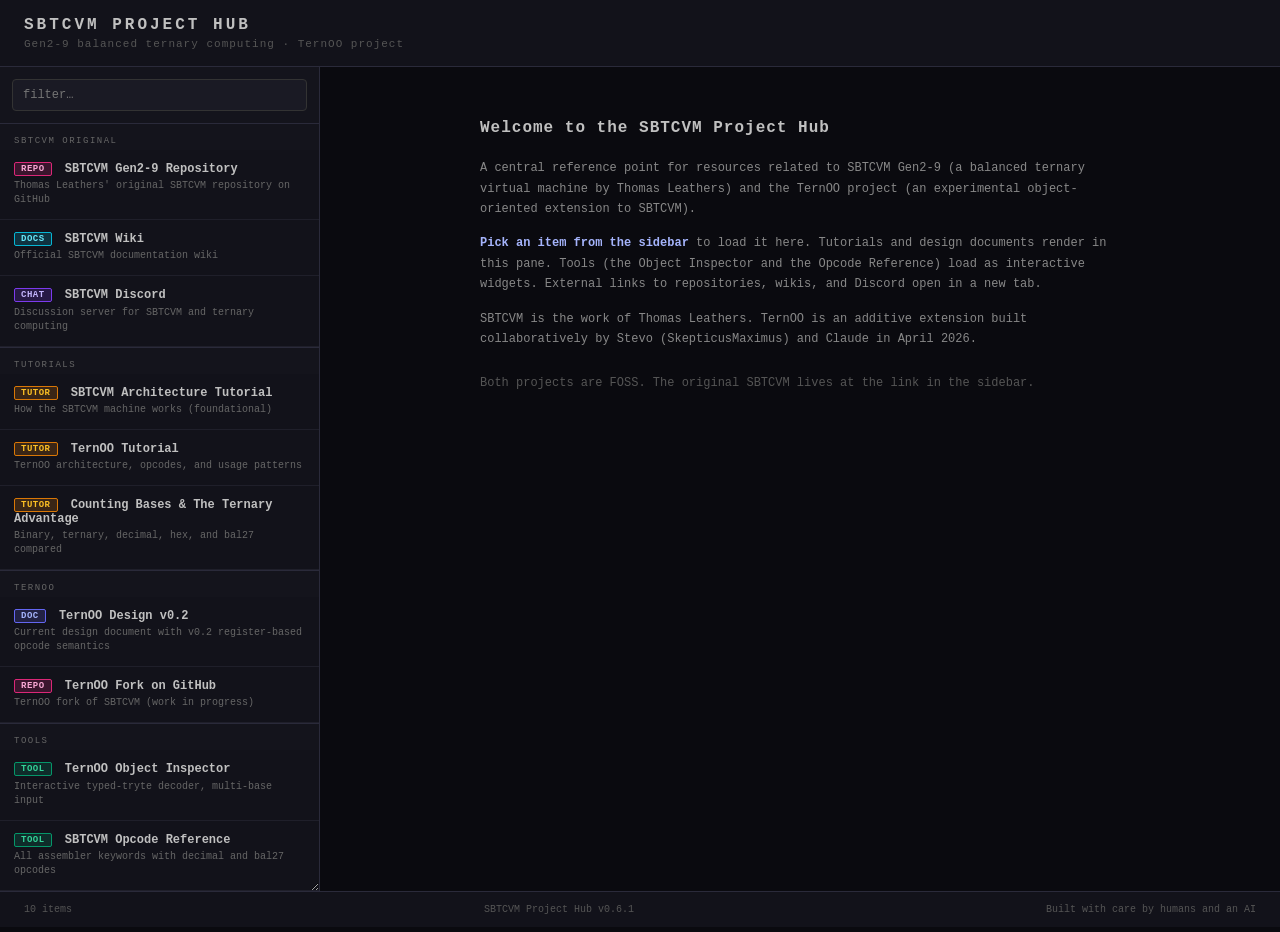
<file: docs/index.html>
<!DOCTYPE html>
<html lang="en">
<head>
<meta charset="UTF-8">
<meta name="viewport" content="width=device-width, initial-scale=1.0">
<title>SBTCVM Project Hub</title>
<meta name="description" content="Resources, tutorials, and tools for SBTCVM Gen2-9 balanced ternary computing and the TernOO project.">
<link rel="stylesheet" href="hub.css">
</head>
<body>

<header>
  <div class="header-inner">
    <h1>SBTCVM PROJECT HUB</h1>
    <div class="subtitle">Gen2-9 balanced ternary computing &middot; TernOO project</div>
  </div>
</header>

<div class="layout">

  <aside class="sidebar">
    <div class="search-wrap">
      <input type="text" class="search" id="search" placeholder="filter…" />
    </div>
    <div class="artifact-list" id="list"></div>
  </aside>

  <main class="viewer">
    <div class="welcome" id="welcome">
      <h2>Welcome to the SBTCVM Project Hub</h2>
      <p>A central reference point for resources related to SBTCVM Gen2-9 (a balanced ternary virtual machine by Thomas Leathers) and the TernOO project (an experimental object-oriented extension to SBTCVM).</p>
      <p><strong>Pick an item from the sidebar</strong> to load it here. Tutorials and design documents render in this pane. Tools (the Object Inspector and the Opcode Reference) load as interactive widgets. External links to repositories, wikis, and Discord open in a new tab.</p>
      <p>SBTCVM is the work of Thomas Leathers. TernOO is an additive extension built collaboratively by Stevo (SkepticusMaximus) and Claude in April 2026.</p>
      <p class="welcome-foot">Both projects are FOSS. The original SBTCVM lives at the link in the sidebar.</p>
    </div>
    <div class="content-view" id="contentView">
      <div class="content-header" id="contentHeader"></div>
      <div class="content-body" id="contentBody"></div>
    </div>
  </main>

</div>

<footer>
  <div class="footer-inner">
    <span id="count">items</span>
    <span>SBTCVM Project Hub v0.6.1</span>
    <span>Built with care by humans and an AI</span>
  </div>
</footer>

<script src="hub.js"></script>
</body>
</html>
</file>
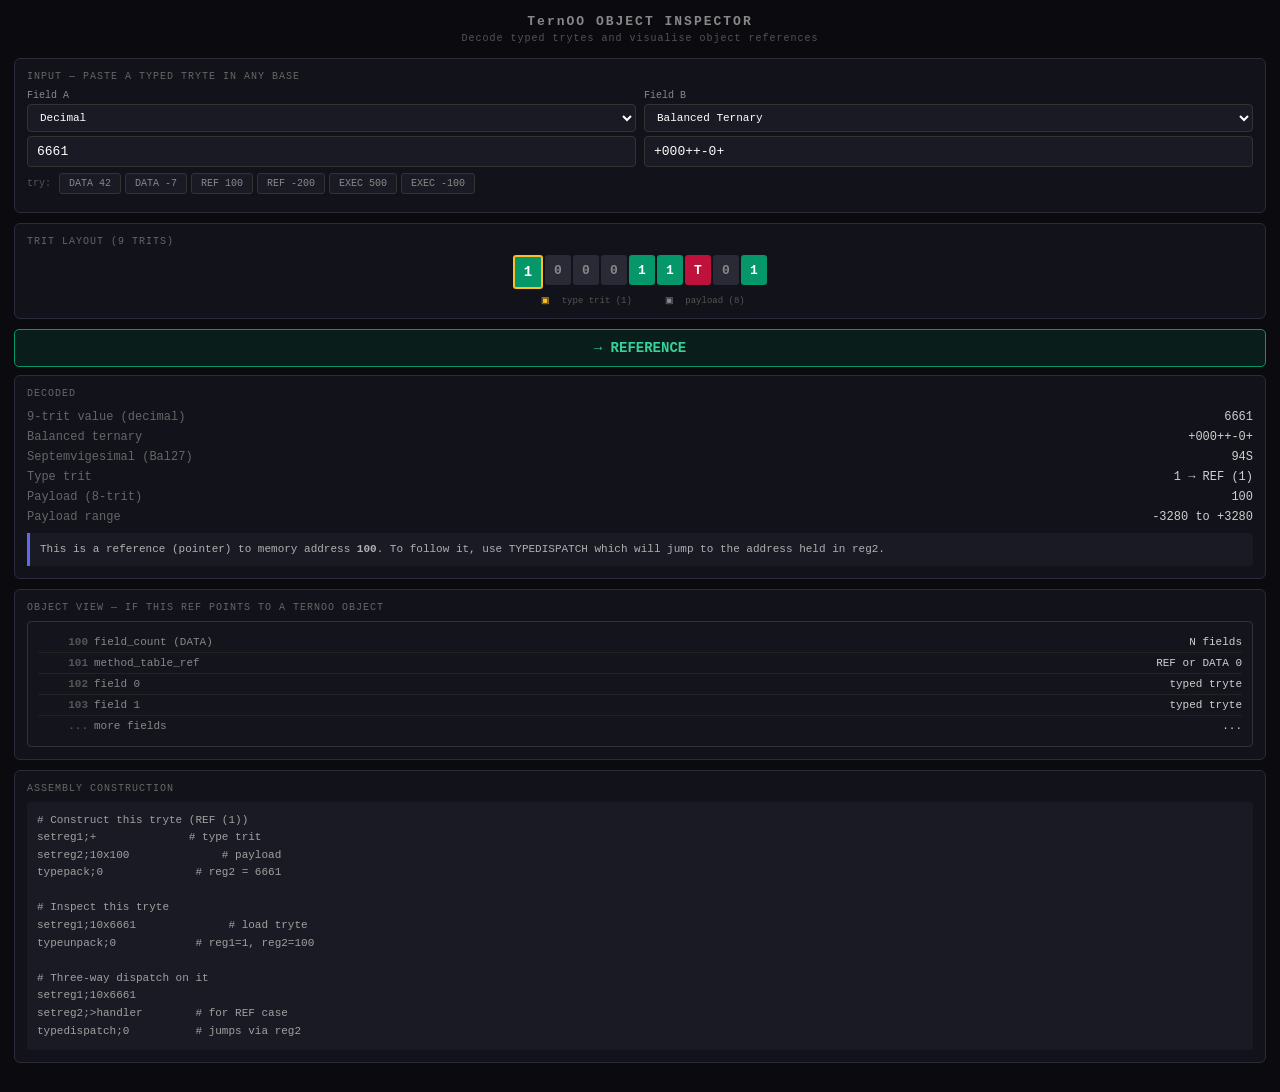
<file: docs/content/inspector.html>
<!DOCTYPE html>
<html>
<head>
<meta charset="UTF-8">
<title>TernOO Object Inspector</title>
<link rel="stylesheet" href="inspector.css">
</head>
<body>

<h1>TernOO OBJECT INSPECTOR</h1>
<div class="subtitle">Decode typed trytes and visualise object references</div>

<div class="section">
  <div class="section-title">Input — paste a typed tryte in any base</div>
  <div class="input-row">
    <div>
      <label>Field A</label>
      <div class="base-row">
        <select id="baseA">
          <option value="dec" selected>Decimal</option>
          <option value="bin">Binary</option>
          <option value="oct">Octal</option>
          <option value="hex">Hexadecimal</option>
          <option value="ter">Ternary (unbalanced)</option>
          <option value="bal3">Balanced Ternary</option>
          <option value="bal27">Septemvigesimal (Bal27)</option>
        </select>
        <input type="text" id="valA" value="6661">
      </div>
    </div>
    <div>
      <label>Field B</label>
      <div class="base-row">
        <select id="baseB">
          <option value="dec">Decimal</option>
          <option value="bin">Binary</option>
          <option value="oct">Octal</option>
          <option value="hex">Hexadecimal</option>
          <option value="ter">Ternary (unbalanced)</option>
          <option value="bal3" selected>Balanced Ternary</option>
          <option value="bal27">Septemvigesimal (Bal27)</option>
        </select>
        <input type="text" id="valB" value="">
      </div>
    </div>
  </div>
  <div class="button-row">
    <span class="qbtn-label">try:</span>
    <button class="qbtn qbtn-data" data-val="42">DATA 42</button>
    <button class="qbtn qbtn-data" data-val="-7">DATA -7</button>
    <button class="qbtn qbtn-ref" data-val="6661">REF 100</button>
    <button class="qbtn qbtn-ref" data-val="6361">REF -200</button>
    <button class="qbtn qbtn-exec" data-val="-6061">EXEC 500</button>
    <button class="qbtn qbtn-exec" data-val="-6661">EXEC -100</button>
  </div>
</div>

<div class="section">
  <div class="section-title">Trit Layout (9 trits)</div>
  <div class="trit-row" id="tritRow"></div>
  <div class="legend">
    <span class="legend-type">▣</span> type trit (1)
    &nbsp;&nbsp;&nbsp;
    <span class="legend-pay">▣</span> payload (8)
  </div>
</div>

<div id="typeBanner" class="type-banner type-data">DATA</div>

<div class="section">
  <div class="section-title">Decoded</div>
  <div class="row"><span class="label-cell">9-trit value (decimal)</span><span class="value-cell" id="dDec">42</span></div>
  <div class="row"><span class="label-cell">Balanced ternary</span><span class="value-cell" id="dBT">+---0</span></div>
  <div class="row"><span class="label-cell">Septemvigesimal (Bal27)</span><span class="value-cell" id="dBal27">2N</span></div>
  <div class="row"><span class="label-cell">Type trit</span><span class="value-cell" id="dType">0 (DATA)</span></div>
  <div class="row"><span class="label-cell">Payload (8-trit)</span><span class="value-cell" id="dPayload">42</span></div>
  <div class="row"><span class="label-cell">Payload range</span><span class="value-cell">-3280 to +3280</span></div>
  <div class="interpretation" id="interp"></div>
</div>

<div id="objSection" class="section section-hidden">
  <div class="section-title">Object View — if this REF points to a TernOO object</div>
  <div class="object-view" id="objView"></div>
</div>

<div id="execSection" class="section section-hidden">
  <div class="section-title">Executable View</div>
  <div class="object-view">
    <div class="obj-row">
      <span class="obj-addr">→</span>
      <span class="obj-label">Entry point address</span>
      <span class="obj-value" id="execAddr">—</span>
    </div>
    <div class="obj-row">
      <span class="obj-addr">→</span>
      <span class="obj-label">Reachable via</span>
      <span class="obj-value">TYPEDISPATCH on this tryte</span>
    </div>
    <div class="obj-row">
      <span class="obj-addr">→</span>
      <span class="obj-label">Self-describing</span>
      <span class="obj-value">code lives at own payload</span>
    </div>
  </div>
  <div class="exec-warn exec-warn-hidden" id="execWarn"></div>
</div>

<div class="section">
  <div class="section-title">Assembly Construction</div>
  <pre id="asm" class="asm-block"></pre>
</div>

<script src="inspector.js"></script>
</body>
</html>
</file>
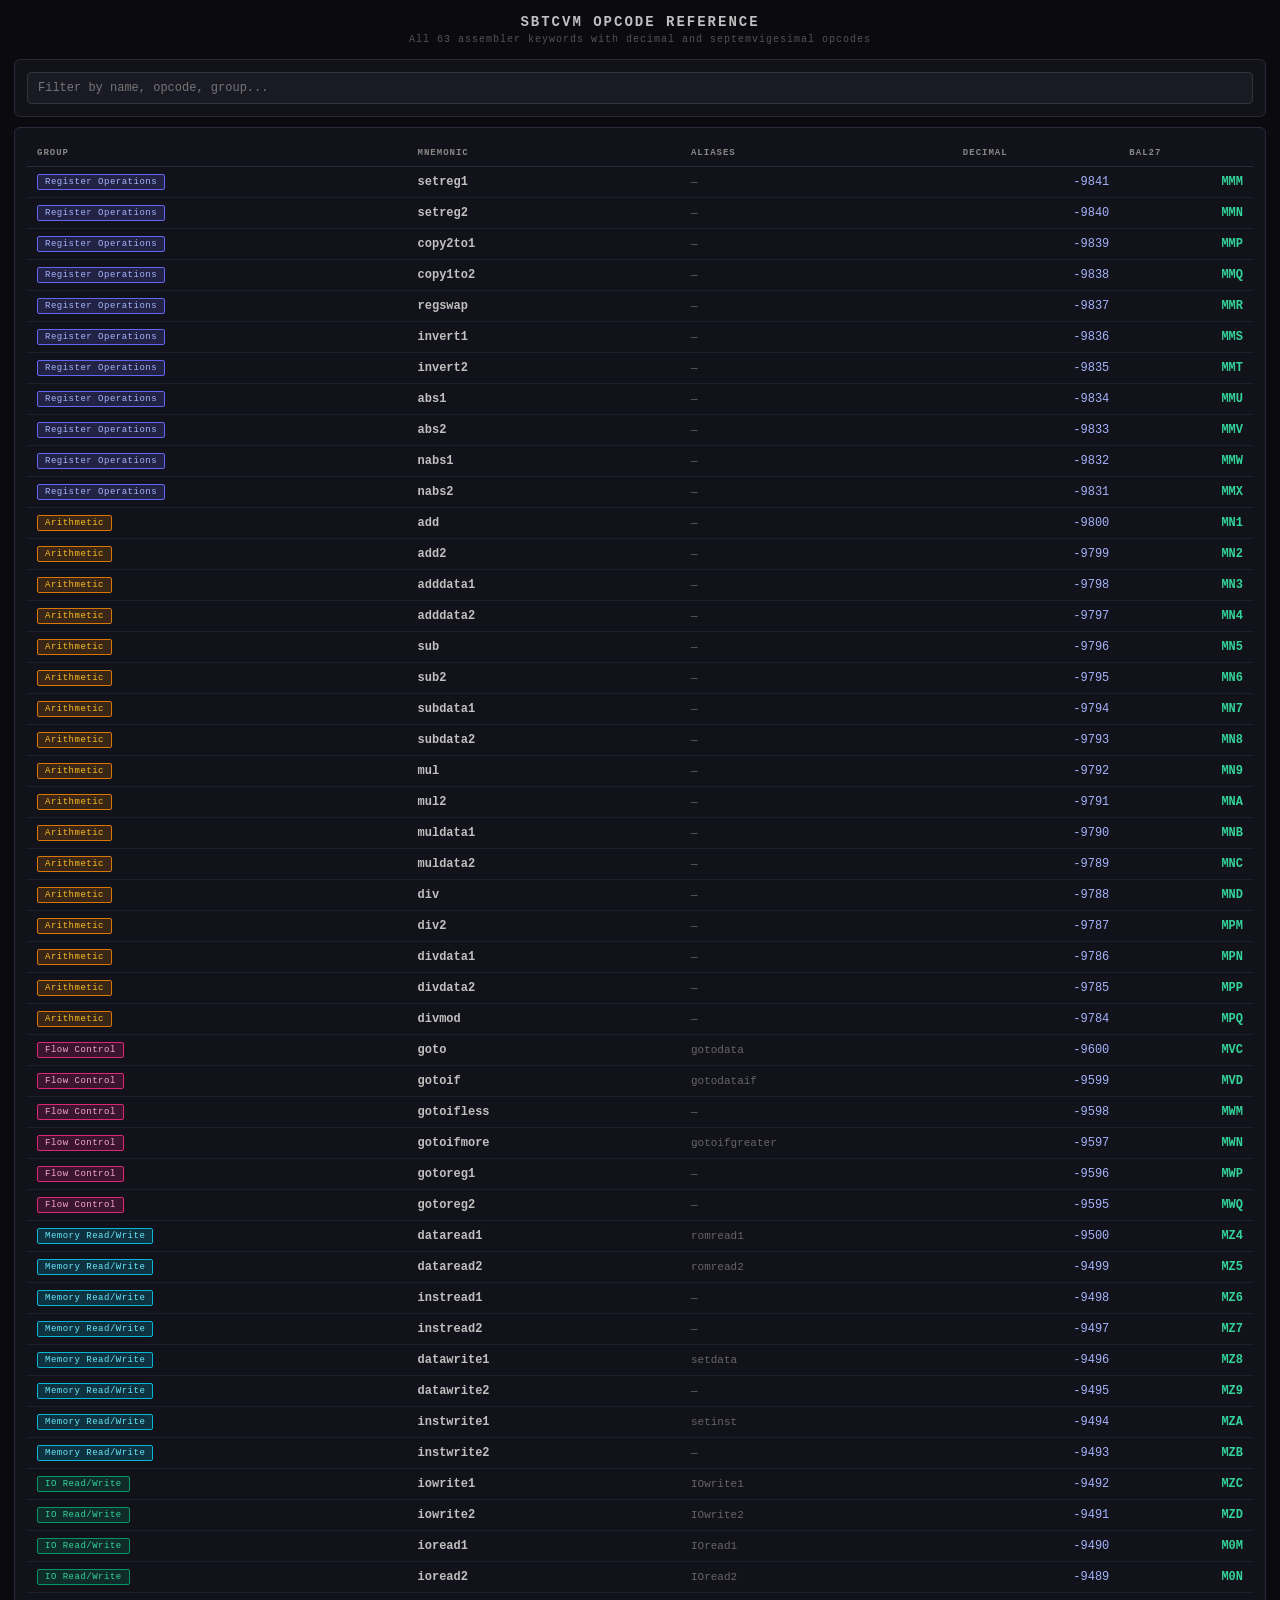
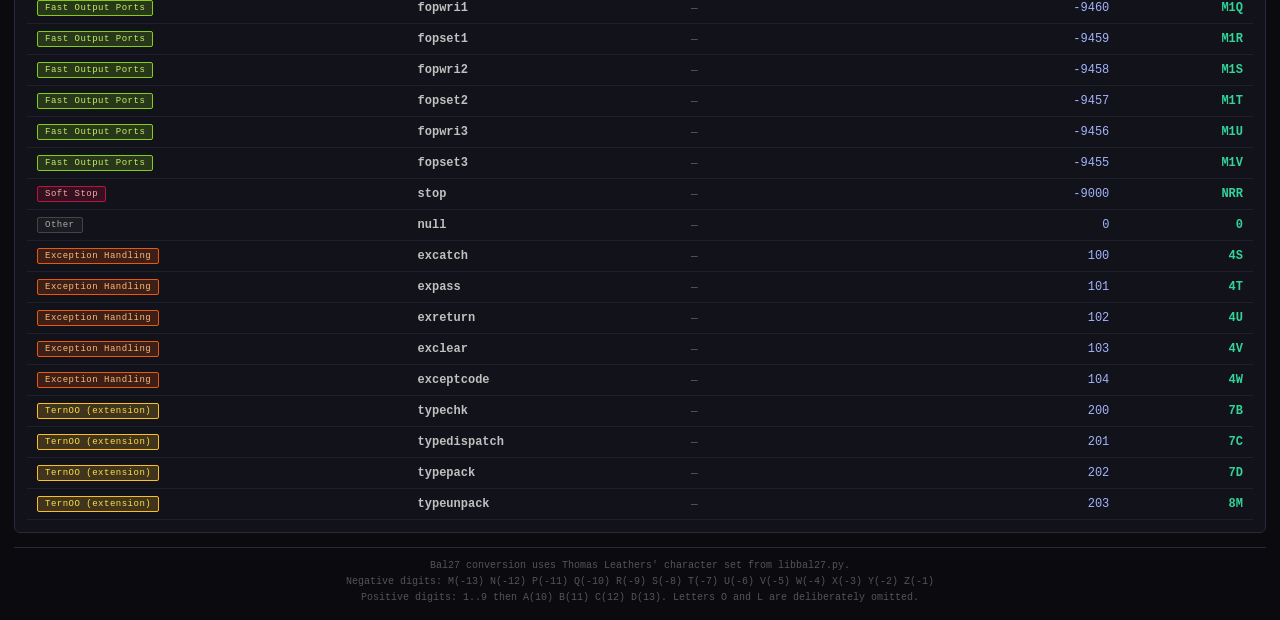
<file: docs/content/opcode_ref.html>
<!DOCTYPE html>
<html>
<head>
<meta charset="UTF-8">
<title>SBTCVM Opcode Reference</title>
<link rel="stylesheet" href="opcode_ref.css">
</head>
<body>

<h1>SBTCVM OPCODE REFERENCE</h1>
<div class="subtitle">All 63 assembler keywords with decimal and septemvigesimal opcodes</div>

<div class="section">
  <input type="text" class="search" id="search" placeholder="Filter by name, opcode, group..." />
</div>

<div class="section">
  <table id="opTable">
    <thead>
      <tr>
        <th>Group</th>
        <th>Mnemonic</th>
        <th>Aliases</th>
        <th>Decimal</th>
        <th>Bal27</th>
      </tr>
    </thead>
    <tbody id="opBody"></tbody>
  </table>
</div>

<div class="footer-note">
  Bal27 conversion uses Thomas Leathers' character set from libbal27.py.<br>
  Negative digits: M(-13) N(-12) P(-11) Q(-10) R(-9) S(-8) T(-7) U(-6) V(-5) W(-4) X(-3) Y(-2) Z(-1)<br>
  Positive digits: 1..9 then A(10) B(11) C(12) D(13). Letters O and L are deliberately omitted.
</div>

<script src="opcode_ref.js"></script>
</body>
</html>
</file>
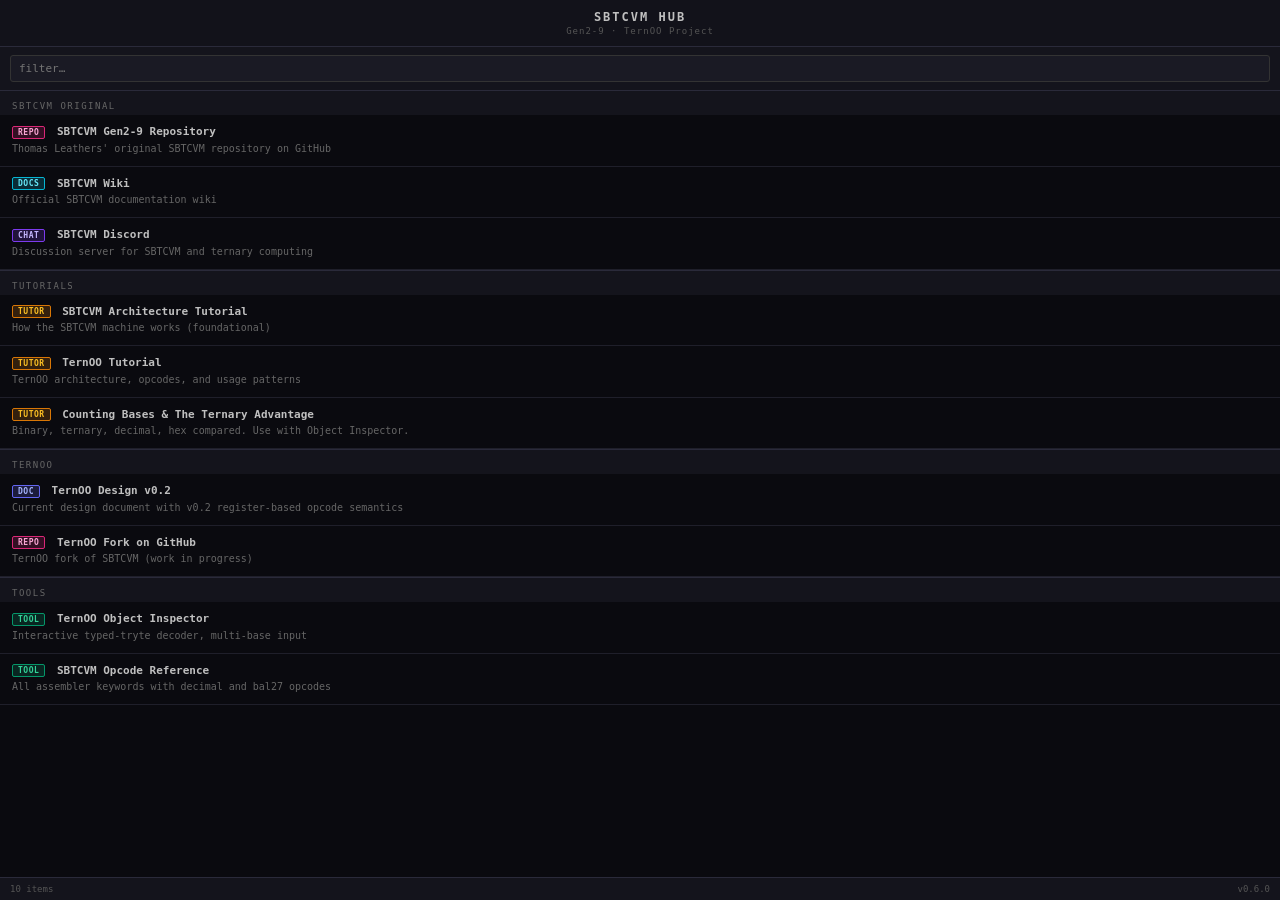
<file: docs/ternoo-sidebar/sidebar.html>
<!DOCTYPE html>
<html>
<head>
<meta charset="UTF-8">
<title>TernOO Hub</title>
<link rel="stylesheet" href="sidebar.css">
</head>
<body>

<header>
  <h1>SBTCVM HUB</h1>
  <div class="subtitle">Gen2-9 · TernOO Project</div>
</header>

<div class="controls">
  <input type="text" class="search" id="search" placeholder="filter…" />
  <button class="back-btn" id="backBtn">← back to menu</button>
</div>

<div class="viewer">
  <div class="menu-view" id="menuView">
    <div class="welcome" id="welcome">Click an item to open it. Documents and tools load here in the sidebar; external links open in a new tab.</div>
    <div class="artifact-list" id="list"></div>
  </div>

  <div class="content-view" id="contentView">
    <div class="content-header" id="contentHeader"></div>
    <div class="content-body" id="contentBody"></div>
  </div>
</div>

<footer>
  <span id="count">items</span>
  <span>v0.6.0</span>
</footer>

<script src="sidebar.js"></script>
</body>
</html>
</file>
<file: docs/hub.css>
* { box-sizing: border-box; margin: 0; padding: 0; }
html, body {
  width: 100%; min-height: 100vh;
  font-family: 'JetBrains Mono', 'SF Mono', 'Fira Code', monospace;
  background: #0a0a0f; color: #e0e0e0;
  font-size: 13px;
  display: flex; flex-direction: column;
}

header {
  background: #12121a; border-bottom: 1px solid #2a2a3a;
  padding: 16px 0; flex-shrink: 0;
}
.header-inner { max-width: 1400px; margin: 0 auto; padding: 0 24px; }
h1 { font-size: 16px; color: #c0c0c0; letter-spacing: 3px; margin-bottom: 4px; }
.subtitle { font-size: 11px; color: #555; letter-spacing: 1px; }

.layout {
  flex: 1; display: flex;
  max-width: 1400px; width: 100%;
  margin: 0 auto;
  min-height: 0;
}

aside.sidebar {
  width: 320px; min-width: 240px; max-width: 600px;
  flex-shrink: 0;
  background: #12121a; border-right: 1px solid #2a2a3a;
  display: flex; flex-direction: column;
  overflow: hidden;
  resize: horizontal;
}

.search-wrap {
  padding: 12px; background: #14141c;
  border-bottom: 1px solid #2a2a3a;
}
.search {
  width: 100%; padding: 8px 10px; background: #1a1a24; border: 1px solid #333;
  border-radius: 4px; color: #fff; font-family: inherit; font-size: 12px;
  outline: none;
}
.search:focus { border-color: #6366f1; }

.artifact-list { overflow-y: auto; flex: 1; }

.category-heading {
  padding: 12px 14px 4px 14px; background: #14141c;
  font-size: 9px; color: #666; text-transform: uppercase;
  letter-spacing: 1.5px; border-top: 1px solid #2a2a3a;
}
.category-heading:first-child { border-top: none; }

.artifact-item {
  padding: 12px 14px; border-bottom: 1px solid #1f1f2a;
  cursor: pointer; transition: background 0.15s;
}
.artifact-item:hover { background: #181822; }
.artifact-item.active { background: #1a1a2a; border-left: 3px solid #6366f1; padding-left: 11px; }

.artifact-name {
  color: #c0c0c0; font-size: 12px; font-weight: bold;
  margin-bottom: 3px;
}
.artifact-desc {
  color: #666; font-size: 10px; line-height: 1.4;
}
.artifact-tag {
  display: inline-block; padding: 1px 6px; font-size: 9px;
  border-radius: 2px; margin-right: 6px; vertical-align: middle;
  letter-spacing: 0.5px;
}
.tag-doc { background: #6366f133; color: #a5b4fc; border: 1px solid #6366f1; }
.tag-tool { background: #05966933; color: #34d399; border: 1px solid #059669; }
.tag-tutorial { background: #d9770633; color: #fbbf24; border: 1px solid #d97706; }
.tag-repo { background: #db277733; color: #f9a8d4; border: 1px solid #db2777; }
.tag-docs { background: #06b6d433; color: #67e8f9; border: 1px solid #06b6d4; }
.tag-community { background: #7c3aed33; color: #c4b5fd; border: 1px solid #7c3aed; }

.companion-back {
  display: block; margin: 10px;
  padding: 10px 12px; background: #1a1a24; border: 1px solid #6366f1;
  border-radius: 4px; color: #a5b4fc; font-family: inherit; font-size: 12px;
  cursor: pointer; outline: none; flex-shrink: 0;
}
.companion-back:hover { background: #232336; }

.companion-label {
  padding: 4px 14px 10px 14px; font-size: 10px; color: #6366f1;
  text-transform: uppercase; letter-spacing: 1px; flex-shrink: 0;
}

.companion-frame {
  flex: 1; width: 100%; border: none; background: #0a0a0f;
  min-height: 0;
}

main.viewer {
  flex: 1; min-width: 0;
  display: flex; flex-direction: column;
  overflow: hidden;
  background: #0a0a0f;
}

.welcome {
  padding: 48px 40px; max-width: 720px;
  margin: 0 auto; color: #888; line-height: 1.7;
}
.welcome h2 { color: #c0c0c0; font-size: 16px; margin-bottom: 16px; letter-spacing: 1px; }
.welcome p { margin-bottom: 14px; font-size: 12px; }
.welcome strong { color: #a5b4fc; }
.welcome-foot { color: #555; font-size: 11px; margin-top: 24px; }

.content-view {
  flex: 1; display: none; flex-direction: column;
  overflow: hidden;
}
.content-view.show { display: flex; }

.content-header {
  padding: 14px 24px; background: #14141c;
  border-bottom: 1px solid #2a2a3a;
  font-size: 13px; color: #a5b4fc; flex-shrink: 0;
}

.content-body { flex: 1; overflow-y: auto; overflow-x: auto; }
.content-body pre {
  padding: 24px 32px; font-family: inherit; font-size: 12px;
  line-height: 1.6; color: #c0c0c0; white-space: pre;
  max-width: 900px;
}
.content-body iframe {
  width: 100%; height: 100%; border: none; background: #0a0a0f;
}

footer {
  padding: 12px 0; background: #12121a;
  border-top: 1px solid #2a2a3a;
  flex-shrink: 0;
}
.footer-inner {
  max-width: 1400px; margin: 0 auto; padding: 0 24px;
  font-size: 10px; color: #555;
  display: flex; justify-content: space-between; gap: 16px;
}

@media (max-width: 800px) {
  .layout { flex-direction: column; }
  aside.sidebar { width: 100%; max-height: 300px; }
  .footer-inner { flex-direction: column; gap: 4px; text-align: center; }
}
</file>
<file: docs/content/inspector.css>
* { box-sizing: border-box; margin: 0; padding: 0; }
body {
  font-family: 'JetBrains Mono', 'SF Mono', 'Fira Code', monospace;
  background: #0a0a0f; color: #e0e0e0; padding: 14px;
  min-height: 100vh; font-size: 13px;
}
h1 { font-size: 13px; color: #888; margin-bottom: 4px; text-align: center; letter-spacing: 2px; }
.subtitle { font-size: 10px; color: #555; text-align: center; margin-bottom: 14px; letter-spacing: 1px; }

.section {
  background: #12121a; border: 1px solid #2a2a3a; border-radius: 6px;
  padding: 12px; margin-bottom: 10px;
}
.section-hidden { display: none; }
.section-title {
  font-size: 10px; color: #666; text-transform: uppercase;
  letter-spacing: 1px; margin-bottom: 8px;
}

label { display: block; font-size: 10px; color: #888; margin-bottom: 3px; }
input {
  width: 100%; padding: 7px 9px; background: #1a1a24; border: 1px solid #333;
  border-radius: 4px; color: #fff; font-family: inherit; font-size: 13px;
  outline: none;
}
input:focus { border-color: #6366f1; }

.input-row { display: grid; grid-template-columns: 1fr 1fr; gap: 8px; }

.base-row { display: flex; flex-direction: column; gap: 4px; }
.base-row select {
  width: 100%;
  padding: 6px 8px; background: #1a1a24; border: 1px solid #333;
  border-radius: 4px; color: #fff; font-family: inherit; font-size: 11px;
  outline: none;
}
.base-row select:focus { border-color: #6366f1; }
.base-row input { width: 100%; }

.trit-row { display: flex; gap: 2px; margin: 6px 0; justify-content: center; }
.trit {
  width: 26px; height: 30px; display: flex; align-items: center; justify-content: center;
  font-size: 13px; font-weight: bold; border-radius: 3px;
}
.trit-type {
  width: 30px; height: 34px; font-size: 14px;
  border: 2px solid #fbbf24;
}
.trit-neg { background: #be123c; color: white; }
.trit-zero { background: #2a2a36; color: #888; }
.trit-pos { background: #059669; color: white; }

.type-banner {
  text-align: center; padding: 10px; border-radius: 5px; margin: 8px 0;
  font-weight: bold; font-size: 14px;
}
.type-exec { background: #be123c22; color: #f87171; border: 1px solid #be123c; }
.type-data { background: #2a2a3a; color: #aaa; border: 1px solid #444; }
.type-ref { background: #05966922; color: #34d399; border: 1px solid #059669; }

.row {
  display: flex; justify-content: space-between; padding: 3px 0; font-size: 12px;
}
.label-cell { color: #666; }
.value-cell { color: #d0d0d0; }

.interpretation {
  background: #1a1a24; border-left: 3px solid #6366f1; padding: 8px 10px;
  font-size: 11px; color: #b0b0b0; line-height: 1.5; margin-top: 6px;
  border-radius: 0 4px 4px 0;
}

.object-view {
  background: #14141c; border: 1px solid #333; border-radius: 4px;
  padding: 10px; margin-top: 8px;
}
.obj-row {
  display: grid; grid-template-columns: 50px 1fr 1fr; gap: 6px;
  font-size: 11px; padding: 4px 0; border-bottom: 1px solid #222;
  align-items: center;
}
.obj-row:last-child { border-bottom: none; }
.obj-addr { color: #555; text-align: right; font-weight: bold; }
.obj-label { color: #888; }
.obj-value { color: #d0d0d0; text-align: right; }

.exec-warn {
  background: #be123c22; border: 1px solid #be123c44; color: #fca5a5;
  padding: 6px 8px; border-radius: 3px; font-size: 10px; margin-top: 6px;
  text-align: center;
}
.exec-warn-hidden { display: none; }

.button-row { display: flex; gap: 4px; flex-wrap: wrap; margin: 6px 0; align-items: center; }
.qbtn-label { font-size: 10px; color: #555; margin-right: 4px; }
.qbtn {
  padding: 4px 9px; font-size: 10px; background: #1a1a24; border: 1px solid #333;
  border-radius: 3px; color: #888; cursor: pointer; font-family: inherit;
}
.qbtn:hover { border-color: #6366f1; color: #d0d0d0; }
.qbtn-exec:hover { border-color: #be123c; color: #fca5a5; }
.qbtn-data:hover { border-color: #888; color: #fff; }
.qbtn-ref:hover { border-color: #059669; color: #34d399; }

.legend { font-size: 9px; color: #555; text-align: center; margin-top: 4px; }
.legend span { margin: 0 6px; }
.legend-type { color: #fbbf24; }
.legend-pay { color: #888; }

.asm-block {
  font-size: 11px; color: #a0a0a0; line-height: 1.6;
  background: #1a1a24; padding: 10px; border-radius: 4px; overflow-x: auto;
  font-family: inherit; white-space: pre;
}
</file>
<file: docs/content/opcode_ref.css>
* { box-sizing: border-box; margin: 0; padding: 0; }
body {
  font-family: 'JetBrains Mono', 'SF Mono', 'Fira Code', monospace;
  background: #0a0a0f; color: #e0e0e0; padding: 14px;
  font-size: 12px;
}
h1 { font-size: 14px; color: #c0c0c0; text-align: center; letter-spacing: 2px; margin-bottom: 4px; }
.subtitle { font-size: 10px; color: #555; text-align: center; margin-bottom: 14px; letter-spacing: 1px; }

.section {
  background: #12121a; border: 1px solid #2a2a3a; border-radius: 6px;
  padding: 12px; margin-bottom: 10px;
}

.search {
  width: 100%; padding: 8px 10px; background: #1a1a24; border: 1px solid #333;
  border-radius: 4px; color: #fff; font-family: inherit; font-size: 12px;
  outline: none;
}
.search:focus { border-color: #6366f1; }

table { width: 100%; border-collapse: collapse; }
thead th {
  text-align: left; padding: 8px 10px; font-size: 9px;
  text-transform: uppercase; letter-spacing: 1px; color: #888;
  border-bottom: 1px solid #2a2a3a;
}
tbody td {
  padding: 7px 10px; border-bottom: 1px solid #1f1f2a;
  vertical-align: middle;
}
tbody tr:hover { background: #181822; }

.mono { font-family: inherit; }
.mnemonic { color: #c0c0c0; font-weight: bold; }
.aliases { color: #666; font-size: 11px; }
.decimal { color: #a5b4fc; text-align: right; }
.bal27 { color: #34d399; font-weight: bold; text-align: right; }

.group-tag {
  display: inline-block; padding: 2px 7px; font-size: 9px;
  border-radius: 2px; letter-spacing: 0.5px; white-space: nowrap;
}
.tag-reg     { background: #6366f133; color: #a5b4fc; border: 1px solid #6366f1; }
.tag-alu     { background: #d9770633; color: #fbbf24; border: 1px solid #d97706; }
.tag-flow    { background: #db277733; color: #f9a8d4; border: 1px solid #db2777; }
.tag-mem     { background: #06b6d433; color: #67e8f9; border: 1px solid #06b6d4; }
.tag-io      { background: #05966933; color: #34d399; border: 1px solid #059669; }
.tag-fop     { background: #84cc1633; color: #bef264; border: 1px solid #84cc16; }
.tag-stack   { background: #7c3aed33; color: #c4b5fd; border: 1px solid #7c3aed; }
.tag-stop    { background: #be123c33; color: #fca5a5; border: 1px solid #be123c; }
.tag-exc     { background: #ea580c33; color: #fdba74; border: 1px solid #ea580c; }
.tag-ternoo  { background: #fbbf2433; color: #fde047; border: 1px solid #fbbf24; }
.tag-other   { background: #44444433; color: #aaa; border: 1px solid #444; }

.footer-note {
  font-size: 10px; color: #555; text-align: center; line-height: 1.6;
  margin-top: 14px; padding-top: 10px; border-top: 1px solid #2a2a3a;
}
</file>
<file: docs/ternoo-sidebar/sidebar.css>
* { box-sizing: border-box; margin: 0; padding: 0; }
html, body {
  width: 100%; height: 100%;
  font-family: 'JetBrains Mono', 'SF Mono', 'Fira Code', monospace;
  background: #0a0a0f; color: #e0e0e0;
  font-size: 12px;
  display: flex; flex-direction: column;
  overflow: hidden;
}

header {
  background: #12121a; border-bottom: 1px solid #2a2a3a;
  padding: 10px 12px; flex-shrink: 0;
}
h1 {
  font-size: 12px; color: #c0c0c0; letter-spacing: 2px;
  text-align: center; margin-bottom: 2px;
}
.subtitle {
  font-size: 9px; color: #555; text-align: center; letter-spacing: 1px;
}

.controls {
  display: flex; flex-direction: column; gap: 6px;
  padding: 8px 10px;
  background: #14141c; border-bottom: 1px solid #2a2a3a;
  flex-shrink: 0;
}
.search, button {
  padding: 6px 8px; background: #1a1a24; border: 1px solid #333;
  border-radius: 3px; color: #fff; font-family: inherit; font-size: 11px;
  outline: none;
}
.search:focus { border-color: #6366f1; }

.back-btn {
  cursor: pointer; transition: all 0.15s; display: none;
}
.back-btn:hover { border-color: #6366f1; color: #a5b4fc; }
.back-btn.show { display: block; }

.viewer {
  flex: 1; overflow: hidden; position: relative;
  display: flex; flex-direction: column;
}

.menu-view {
  flex: 1; overflow-y: auto; padding: 0;
}

.artifact-list {
  display: flex; flex-direction: column;
}
.artifact-item {
  padding: 10px 12px; border-bottom: 1px solid #1f1f2a;
  cursor: pointer; transition: background 0.15s;
}
.artifact-item:hover { background: #181822; }

.artifact-name {
  color: #c0c0c0; font-size: 11px; font-weight: bold;
  margin-bottom: 3px;
}
.artifact-desc {
  color: #666; font-size: 10px; line-height: 1.4;
}
.artifact-tag {
  display: inline-block; padding: 1px 5px; font-size: 8px;
  border-radius: 2px; margin-right: 5px; vertical-align: middle;
  letter-spacing: 0.5px;
}
.tag-doc { background: #6366f133; color: #a5b4fc; border: 1px solid #6366f1; }
.tag-tool { background: #05966933; color: #34d399; border: 1px solid #059669; }
.tag-tutorial { background: #d9770633; color: #fbbf24; border: 1px solid #d97706; }
.tag-repo { background: #db277733; color: #f9a8d4; border: 1px solid #db2777; }
.tag-docs { background: #06b6d433; color: #67e8f9; border: 1px solid #06b6d4; }
.tag-community { background: #7c3aed33; color: #c4b5fd; border: 1px solid #7c3aed; }

.category-heading {
  padding: 10px 12px 4px 12px; background: #14141c;
  font-size: 9px; color: #666; text-transform: uppercase;
  letter-spacing: 1.5px; border-top: 1px solid #2a2a3a;
}
.category-heading:first-child { border-top: none; }

.content-view {
  flex: 1; display: none; flex-direction: column;
  overflow: hidden;
}
.content-view.show { display: flex; }

.content-header {
  padding: 8px 12px; background: #14141c;
  border-bottom: 1px solid #2a2a3a;
  font-size: 11px; color: #a5b4fc; flex-shrink: 0;
}

.content-body {
  flex: 1; overflow-y: auto; overflow-x: auto;
}
.content-body pre {
  padding: 12px; font-family: inherit; font-size: 10px;
  line-height: 1.5; color: #c0c0c0; white-space: pre;
}

.content-body iframe {
  width: 100%; height: 100%; border: none; background: #0a0a0f;
}

.welcome {
  padding: 20px 12px; text-align: center; color: #555;
  font-size: 10px; line-height: 1.7;
}

footer {
  padding: 6px 10px; background: #14141c;
  border-top: 1px solid #2a2a3a;
  font-size: 9px; color: #555; display: flex; justify-content: space-between;
  flex-shrink: 0;
}
</file>
